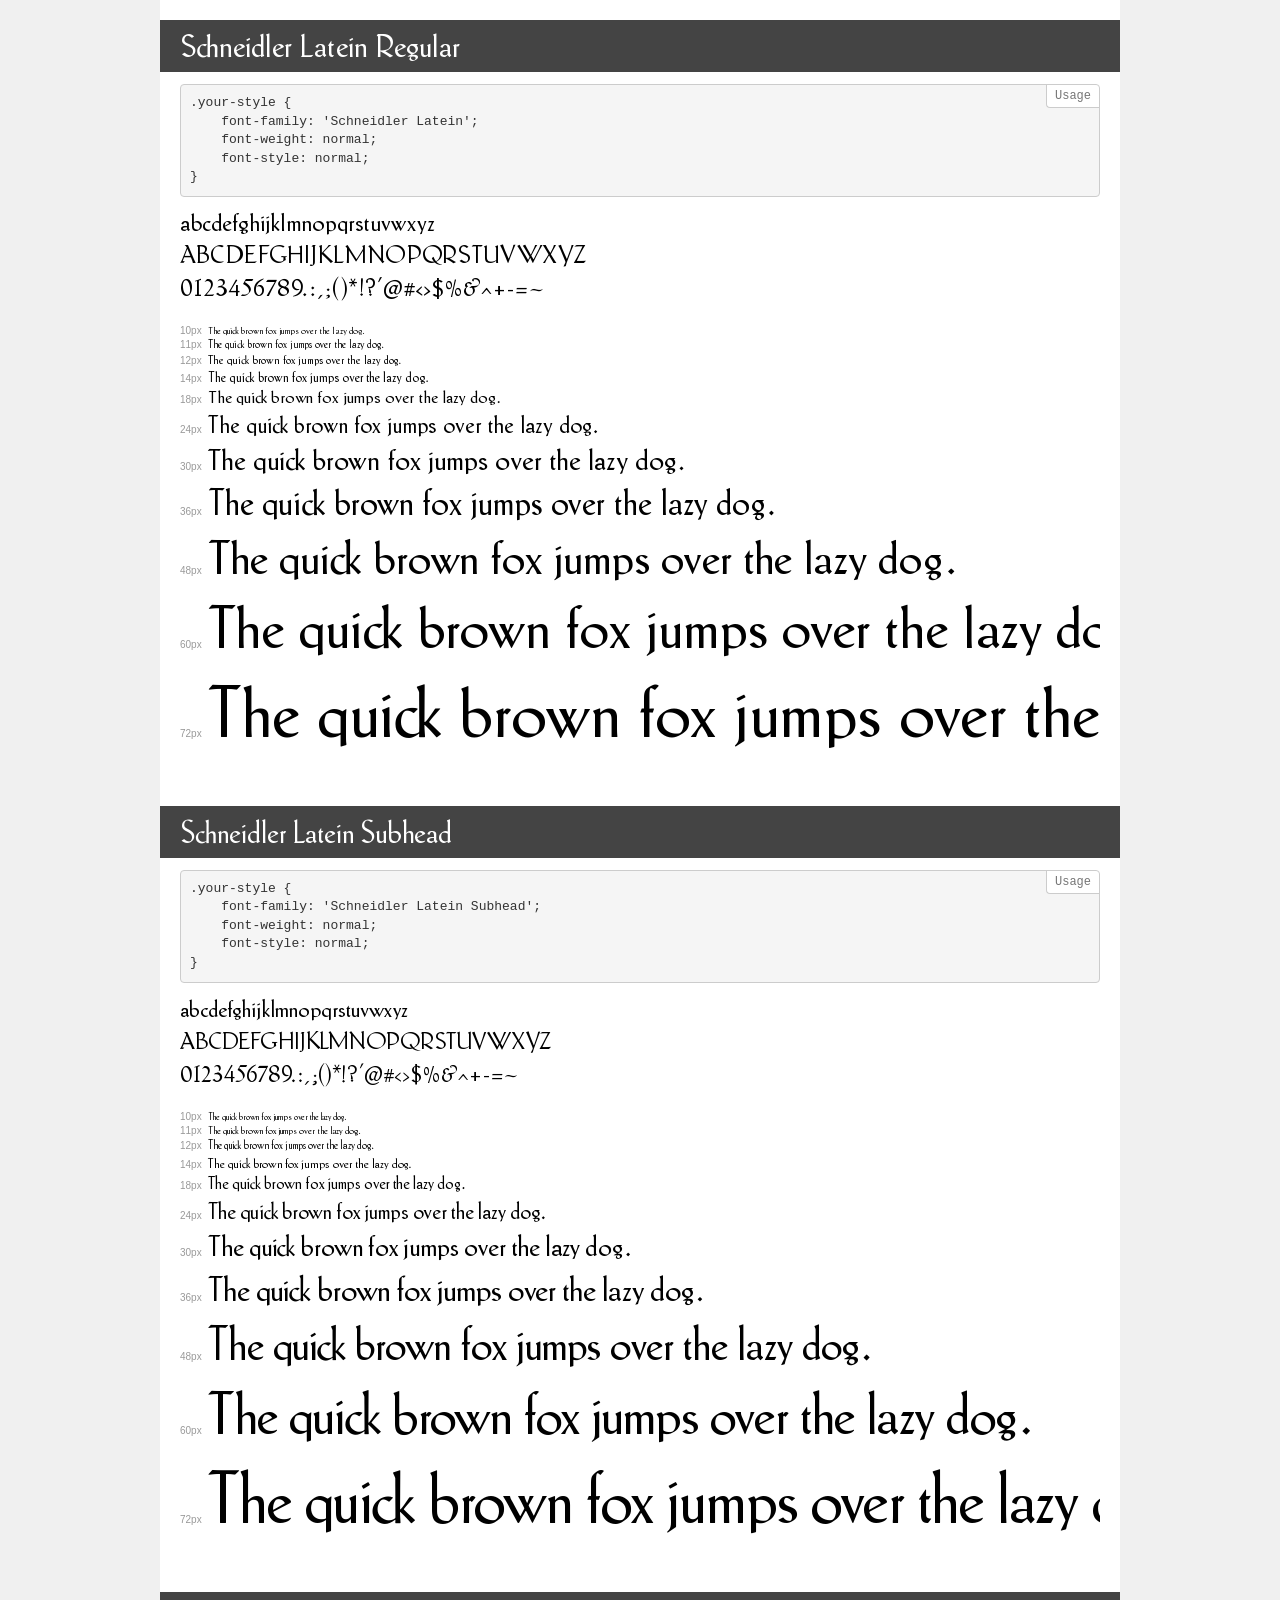
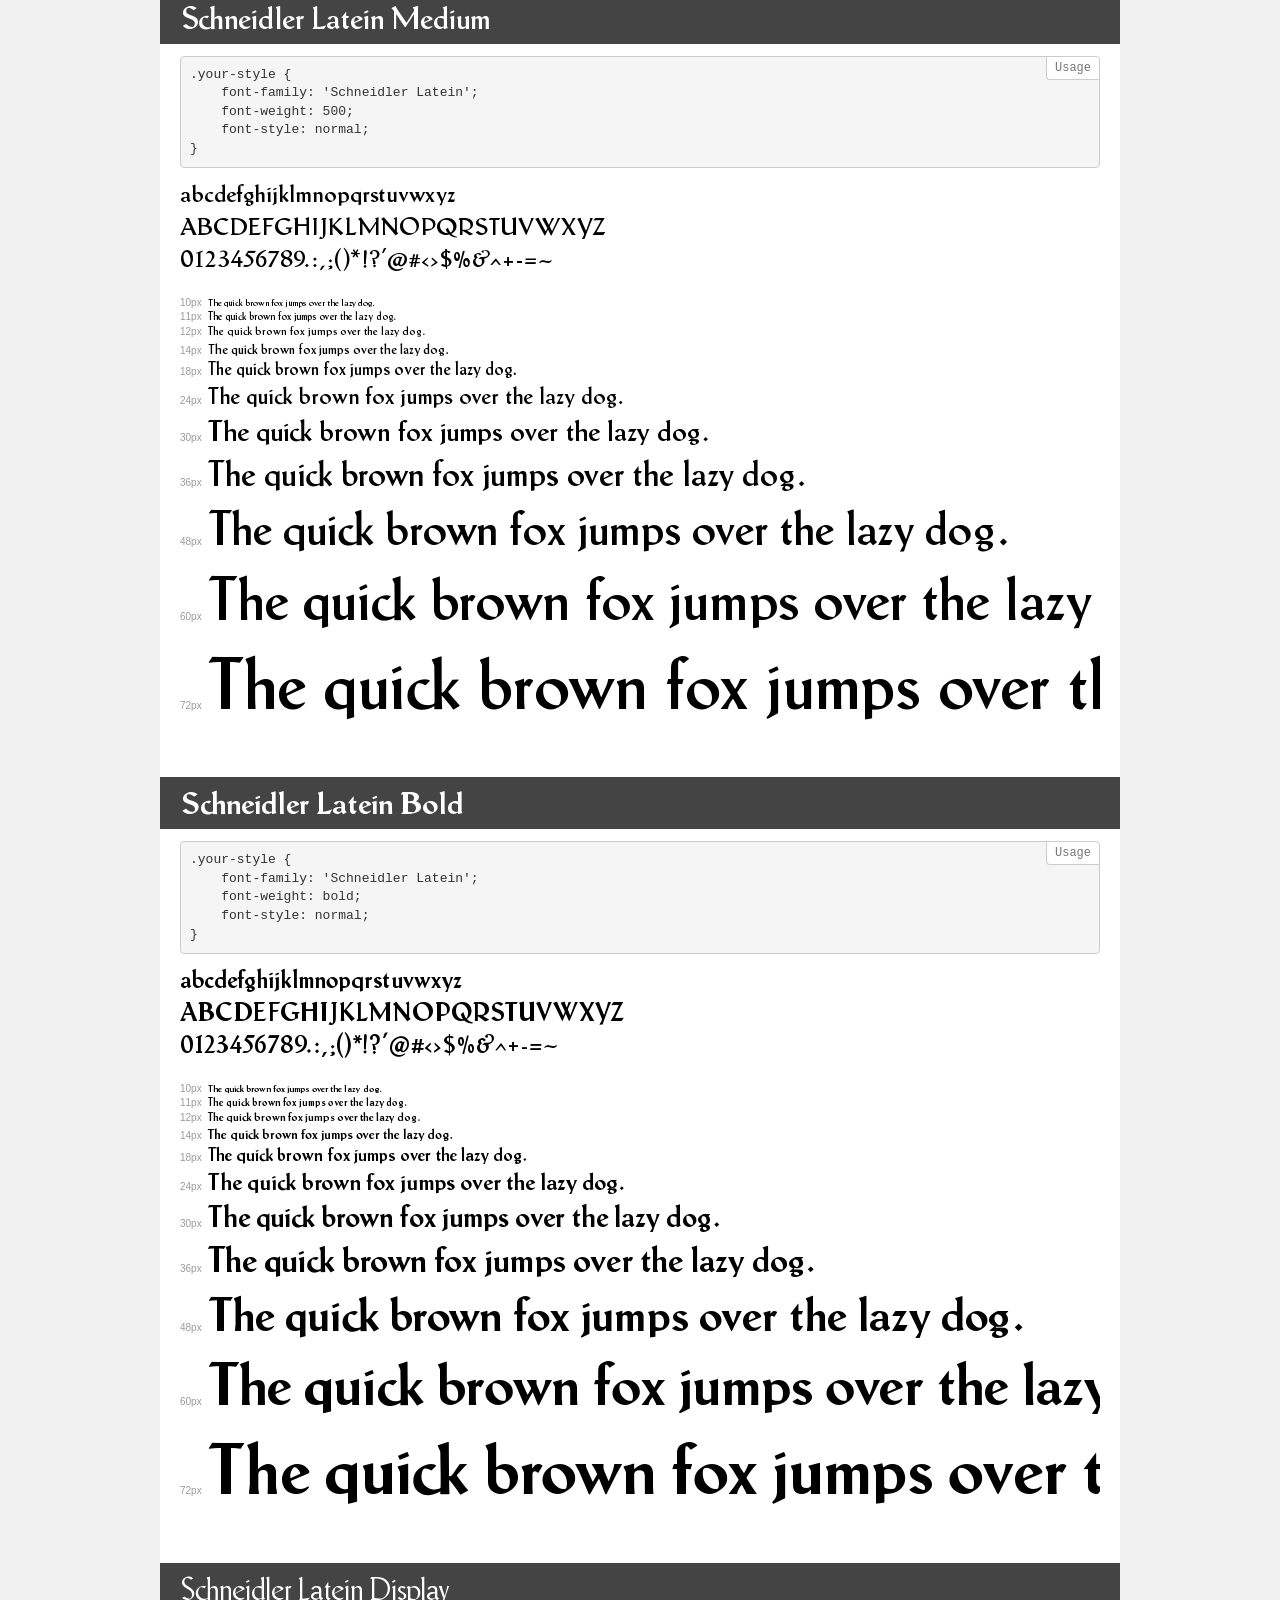
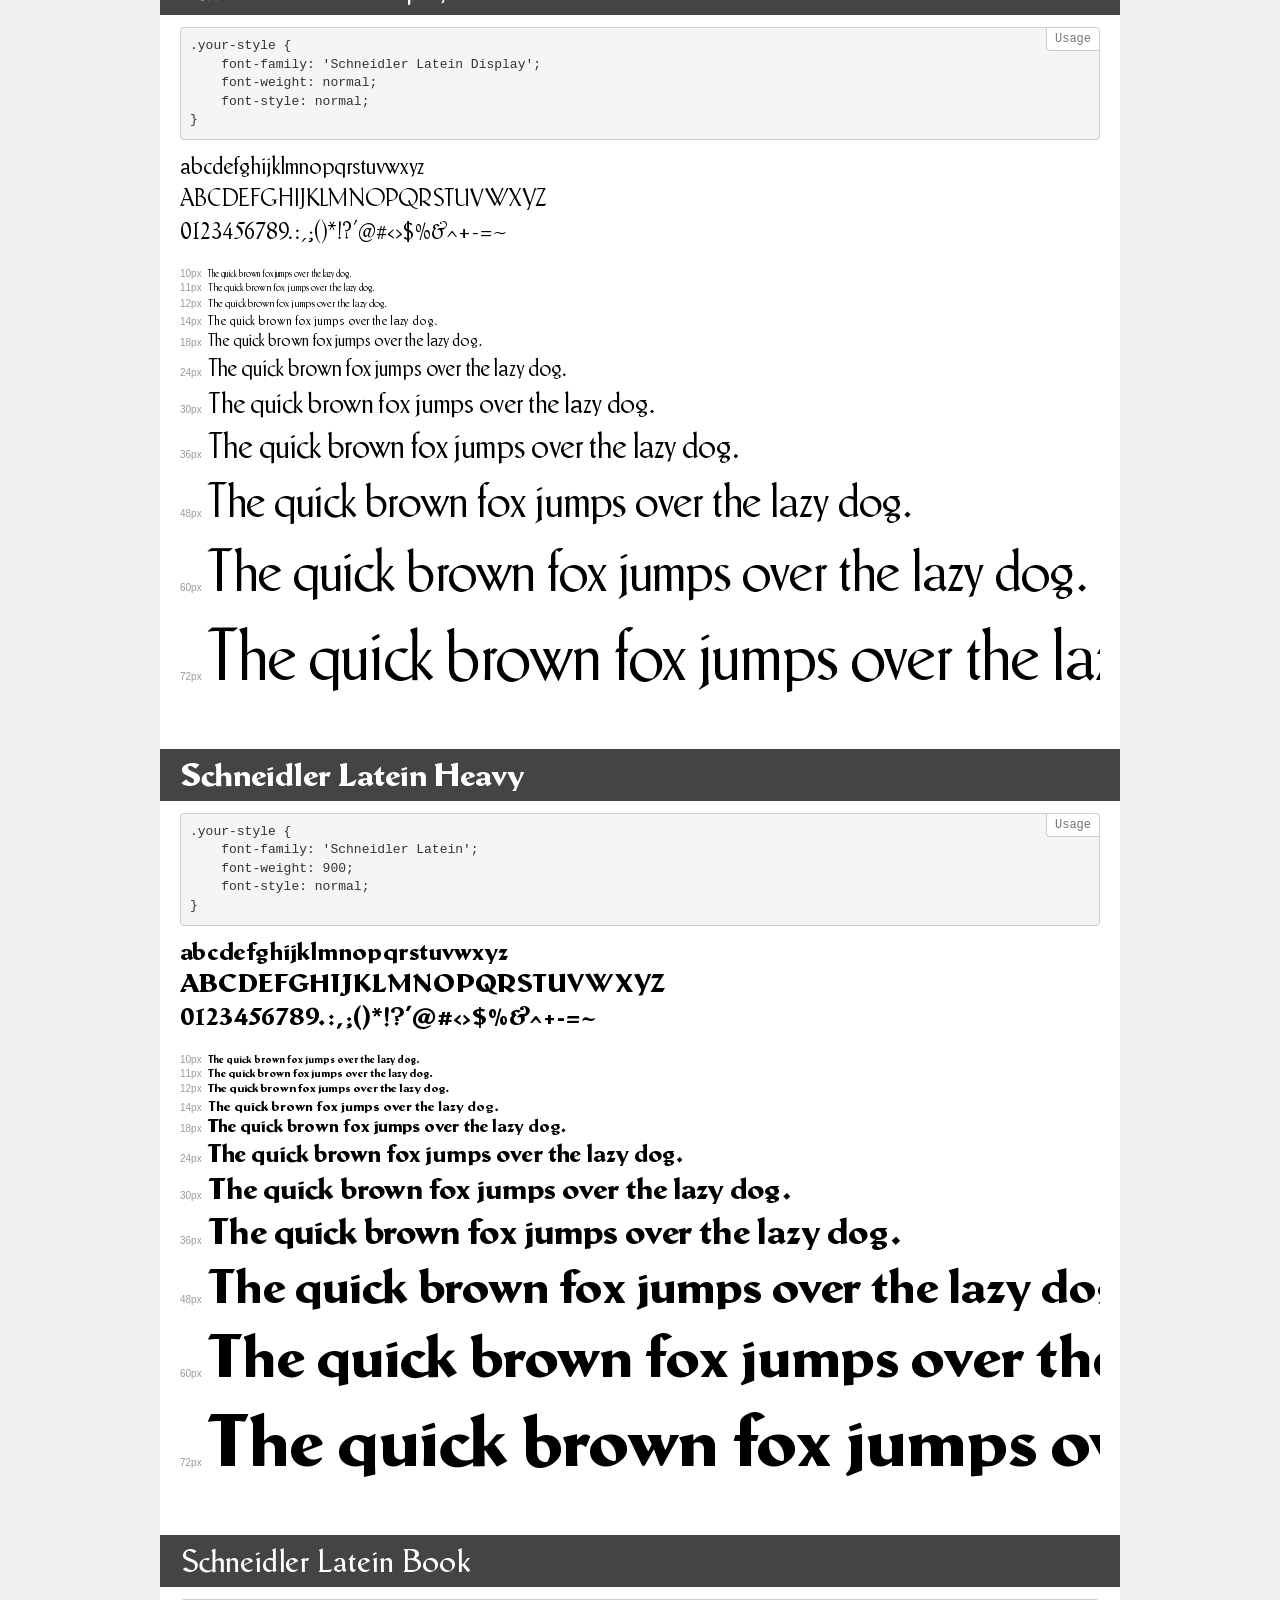
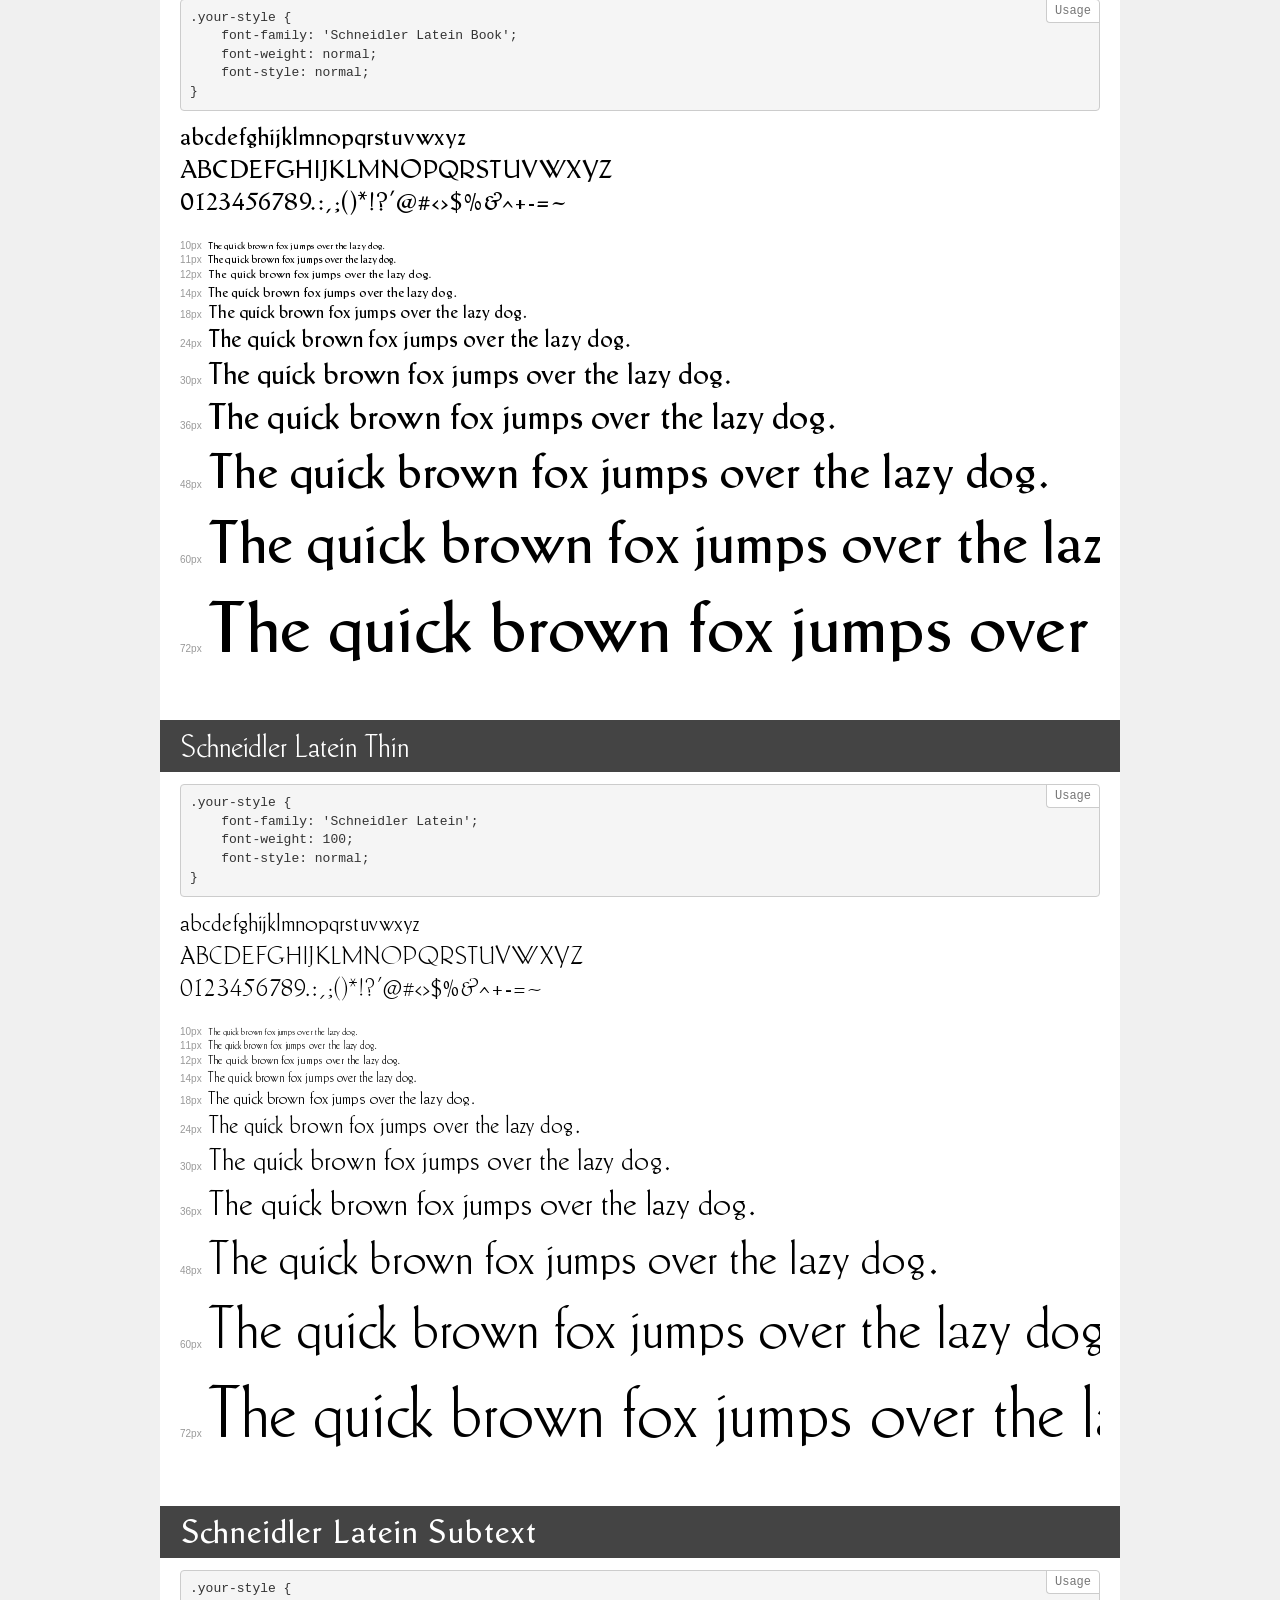
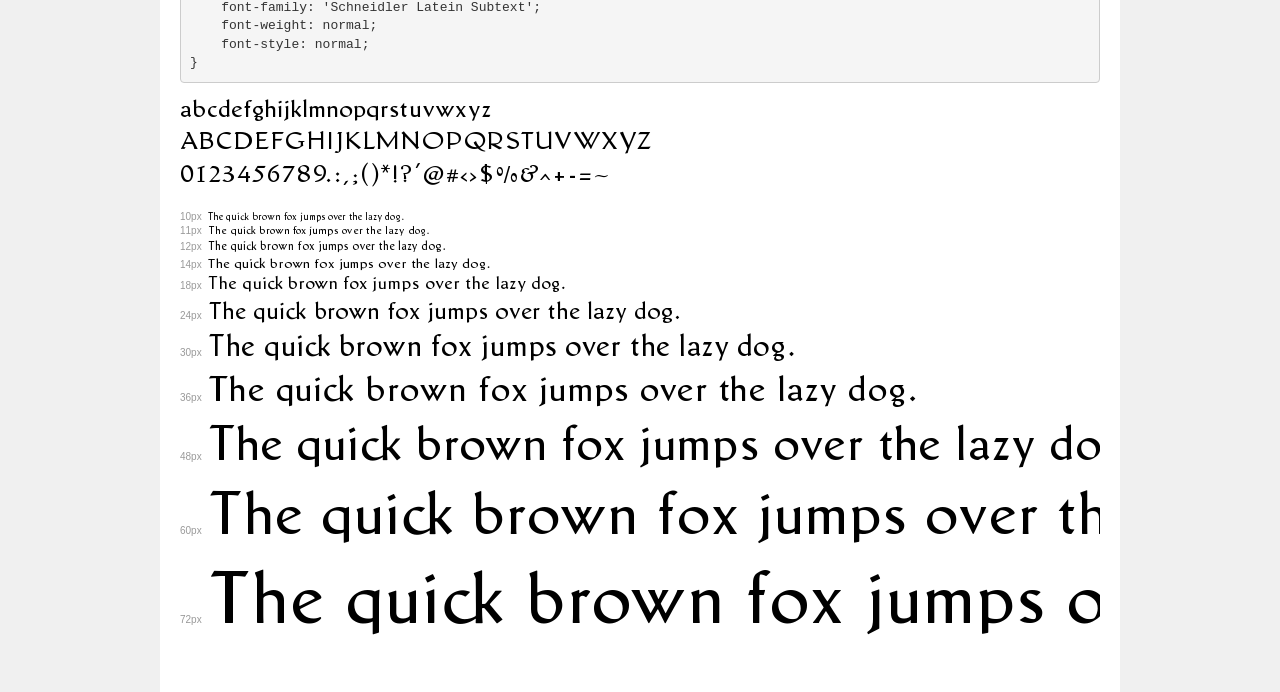
<file: schneidler-latein/demo.html>
<!DOCTYPE html>
<html lang="en">
<head>
    <meta charset="utf-8">
    <meta http-equiv="X-UA-Compatible" content="IE=edge">
    <meta name="viewport" content="width=device-width, initial-scale=1">
    <meta name="robots" content="noindex, noarchive">
    <meta name="format-detection" content="telephone=no">
    <title>Transfonter demo</title>
    <link href="stylesheet.css" rel="stylesheet">
    <style>
        /*
        http://meyerweb.com/eric/tools/css/reset/
        v2.0 | 20110126
        License: none (public domain)
        */
        html, body, div, span, applet, object, iframe,
        h1, h2, h3, h4, h5, h6, p, blockquote, pre,
        a, abbr, acronym, address, big, cite, code,
        del, dfn, em, img, ins, kbd, q, s, samp,
        small, strike, strong, sub, sup, tt, var,
        b, u, i, center,
        dl, dt, dd, ol, ul, li,
        fieldset, form, label, legend,
        table, caption, tbody, tfoot, thead, tr, th, td,
        article, aside, canvas, details, embed,
        figure, figcaption, footer, header, hgroup,
        menu, nav, output, ruby, section, summary,
        time, mark, audio, video {
            margin: 0;
            padding: 0;
            border: 0;
            font-size: 100%;
            font: inherit;
            vertical-align: baseline;
        }
        /* HTML5 display-role reset for older browsers */
        article, aside, details, figcaption, figure,
        footer, header, hgroup, menu, nav, section {
            display: block;
        }
        body {
            line-height: 1;
        }
        ol, ul {
            list-style: none;
        }
        blockquote, q {
            quotes: none;
        }
        blockquote:before, blockquote:after,
        q:before, q:after {
            content: '';
            content: none;
        }
        table {
            border-collapse: collapse;
            border-spacing: 0;
        }
        /* demo styles */
        body {
            background: #f0f0f0;
            color: #000;
        }
        .page {
            background: #fff;
            width: 920px;
            margin: 0 auto;
            padding: 20px 20px 0 20px;
            overflow: hidden;
        }
        .font-container {
            overflow-x: auto;
            overflow-y: hidden;
            margin-bottom: 40px;
            line-height: 1.3;
            white-space: nowrap;
            padding-bottom: 5px;
        }
        h1 {
            position: relative;
            background: #444;
            font-size: 32px;
            color: #fff;
            padding: 10px 20px;
            margin: 0 -20px 12px -20px;
        }
        .letters {
            font-size: 25px;
            margin-bottom: 20px;
        }
        .s10:before {
            content: '10px';
        }
        .s11:before {
            content: '11px';
        }
        .s12:before {
            content: '12px';
        }
        .s14:before {
            content: '14px';
        }
        .s18:before {
            content: '18px';
        }
        .s24:before {
            content: '24px';
        }
        .s30:before {
            content: '30px';
        }
        .s36:before {
            content: '36px';
        }
        .s48:before {
            content: '48px';
        }
        .s60:before {
            content: '60px';
        }
        .s72:before {
            content: '72px';
        }
        .s10:before, .s11:before, .s12:before, .s14:before,
        .s18:before, .s24:before, .s30:before, .s36:before,
        .s48:before, .s60:before, .s72:before {
            font-family: Arial, sans-serif;
            font-size: 10px;
            font-weight: normal;
            font-style: normal;
            color: #999;
            padding-right: 6px;
        }
        pre {
            display: block;
            position: relative;
            padding: 9px;
            margin: 0 0 10px;
            font-family: Monaco, Menlo, Consolas, "Courier New", monospace;
            font-size: 13px;
            line-height: 1.428571429;
            color: #333;
            font-weight: normal;
            font-style: normal;
            background-color: #f5f5f5;
            border: 1px solid #ccc;
            overflow-x: auto;
            border-radius: 4px;
        }
        pre:after {
            display: block;
            position: absolute;
            right: 0;
            top: 0;
            content: 'Usage';
            line-height: 1;
            padding: 5px 8px;
            font-size: 12px;
            color: #767676;
            background-color: #fff;
            border: 1px solid #ccc;
            border-right: none;
            border-top: none;
            border-radius: 0 4px 0 4px;
            z-index: 10;
        }
        /* responsive */
        @media (max-width: 959px) {
            .page {
                width: auto;
                margin: 0;
            }
        }
    </style>
</head>
<body>
<div class="page">
    <div class="demo">
        <h1 style="font-family: 'Schneidler Latein'; font-weight: normal; font-style: normal;">Schneidler Latein Regular</h1>
        <pre>.your-style {
    font-family: 'Schneidler Latein';
    font-weight: normal;
    font-style: normal;
}</pre>
        <div class="font-container" style="font-family: 'Schneidler Latein'; font-weight: normal; font-style: normal;">
            <p class="letters">
                abcdefghijklmnopqrstuvwxyz<br>
ABCDEFGHIJKLMNOPQRSTUVWXYZ<br>
                0123456789.:,;()*!?'@#<>$%&^+-=~
            </p>
            <p class="s10" style="font-size: 10px;">The quick brown fox jumps over the lazy dog.</p>
            <p class="s11" style="font-size: 11px;">The quick brown fox jumps over the lazy dog.</p>
            <p class="s12" style="font-size: 12px;">The quick brown fox jumps over the lazy dog.</p>
            <p class="s14" style="font-size: 14px;">The quick brown fox jumps over the lazy dog.</p>
            <p class="s18" style="font-size: 18px;">The quick brown fox jumps over the lazy dog.</p>
            <p class="s24" style="font-size: 24px;">The quick brown fox jumps over the lazy dog.</p>
            <p class="s30" style="font-size: 30px;">The quick brown fox jumps over the lazy dog.</p>
            <p class="s36" style="font-size: 36px;">The quick brown fox jumps over the lazy dog.</p>
            <p class="s48" style="font-size: 48px;">The quick brown fox jumps over the lazy dog.</p>
            <p class="s60" style="font-size: 60px;">The quick brown fox jumps over the lazy dog.</p>
            <p class="s72" style="font-size: 72px;">The quick brown fox jumps over the lazy dog.</p>
        </div>
    </div>
    <div class="demo">
        <h1 style="font-family: 'Schneidler Latein Subhead'; font-weight: normal; font-style: normal;">Schneidler Latein Subhead</h1>
        <pre>.your-style {
    font-family: 'Schneidler Latein Subhead';
    font-weight: normal;
    font-style: normal;
}</pre>
        <div class="font-container" style="font-family: 'Schneidler Latein Subhead'; font-weight: normal; font-style: normal;">
            <p class="letters">
                abcdefghijklmnopqrstuvwxyz<br>
ABCDEFGHIJKLMNOPQRSTUVWXYZ<br>
                0123456789.:,;()*!?'@#<>$%&^+-=~
            </p>
            <p class="s10" style="font-size: 10px;">The quick brown fox jumps over the lazy dog.</p>
            <p class="s11" style="font-size: 11px;">The quick brown fox jumps over the lazy dog.</p>
            <p class="s12" style="font-size: 12px;">The quick brown fox jumps over the lazy dog.</p>
            <p class="s14" style="font-size: 14px;">The quick brown fox jumps over the lazy dog.</p>
            <p class="s18" style="font-size: 18px;">The quick brown fox jumps over the lazy dog.</p>
            <p class="s24" style="font-size: 24px;">The quick brown fox jumps over the lazy dog.</p>
            <p class="s30" style="font-size: 30px;">The quick brown fox jumps over the lazy dog.</p>
            <p class="s36" style="font-size: 36px;">The quick brown fox jumps over the lazy dog.</p>
            <p class="s48" style="font-size: 48px;">The quick brown fox jumps over the lazy dog.</p>
            <p class="s60" style="font-size: 60px;">The quick brown fox jumps over the lazy dog.</p>
            <p class="s72" style="font-size: 72px;">The quick brown fox jumps over the lazy dog.</p>
        </div>
    </div>
    <div class="demo">
        <h1 style="font-family: 'Schneidler Latein'; font-weight: 500; font-style: normal;">Schneidler Latein Medium</h1>
        <pre>.your-style {
    font-family: 'Schneidler Latein';
    font-weight: 500;
    font-style: normal;
}</pre>
        <div class="font-container" style="font-family: 'Schneidler Latein'; font-weight: 500; font-style: normal;">
            <p class="letters">
                abcdefghijklmnopqrstuvwxyz<br>
ABCDEFGHIJKLMNOPQRSTUVWXYZ<br>
                0123456789.:,;()*!?'@#<>$%&^+-=~
            </p>
            <p class="s10" style="font-size: 10px;">The quick brown fox jumps over the lazy dog.</p>
            <p class="s11" style="font-size: 11px;">The quick brown fox jumps over the lazy dog.</p>
            <p class="s12" style="font-size: 12px;">The quick brown fox jumps over the lazy dog.</p>
            <p class="s14" style="font-size: 14px;">The quick brown fox jumps over the lazy dog.</p>
            <p class="s18" style="font-size: 18px;">The quick brown fox jumps over the lazy dog.</p>
            <p class="s24" style="font-size: 24px;">The quick brown fox jumps over the lazy dog.</p>
            <p class="s30" style="font-size: 30px;">The quick brown fox jumps over the lazy dog.</p>
            <p class="s36" style="font-size: 36px;">The quick brown fox jumps over the lazy dog.</p>
            <p class="s48" style="font-size: 48px;">The quick brown fox jumps over the lazy dog.</p>
            <p class="s60" style="font-size: 60px;">The quick brown fox jumps over the lazy dog.</p>
            <p class="s72" style="font-size: 72px;">The quick brown fox jumps over the lazy dog.</p>
        </div>
    </div>
    <div class="demo">
        <h1 style="font-family: 'Schneidler Latein'; font-weight: bold; font-style: normal;">Schneidler Latein Bold</h1>
        <pre>.your-style {
    font-family: 'Schneidler Latein';
    font-weight: bold;
    font-style: normal;
}</pre>
        <div class="font-container" style="font-family: 'Schneidler Latein'; font-weight: bold; font-style: normal;">
            <p class="letters">
                abcdefghijklmnopqrstuvwxyz<br>
ABCDEFGHIJKLMNOPQRSTUVWXYZ<br>
                0123456789.:,;()*!?'@#<>$%&^+-=~
            </p>
            <p class="s10" style="font-size: 10px;">The quick brown fox jumps over the lazy dog.</p>
            <p class="s11" style="font-size: 11px;">The quick brown fox jumps over the lazy dog.</p>
            <p class="s12" style="font-size: 12px;">The quick brown fox jumps over the lazy dog.</p>
            <p class="s14" style="font-size: 14px;">The quick brown fox jumps over the lazy dog.</p>
            <p class="s18" style="font-size: 18px;">The quick brown fox jumps over the lazy dog.</p>
            <p class="s24" style="font-size: 24px;">The quick brown fox jumps over the lazy dog.</p>
            <p class="s30" style="font-size: 30px;">The quick brown fox jumps over the lazy dog.</p>
            <p class="s36" style="font-size: 36px;">The quick brown fox jumps over the lazy dog.</p>
            <p class="s48" style="font-size: 48px;">The quick brown fox jumps over the lazy dog.</p>
            <p class="s60" style="font-size: 60px;">The quick brown fox jumps over the lazy dog.</p>
            <p class="s72" style="font-size: 72px;">The quick brown fox jumps over the lazy dog.</p>
        </div>
    </div>
    <div class="demo">
        <h1 style="font-family: 'Schneidler Latein Display'; font-weight: normal; font-style: normal;">Schneidler Latein Display</h1>
        <pre>.your-style {
    font-family: 'Schneidler Latein Display';
    font-weight: normal;
    font-style: normal;
}</pre>
        <div class="font-container" style="font-family: 'Schneidler Latein Display'; font-weight: normal; font-style: normal;">
            <p class="letters">
                abcdefghijklmnopqrstuvwxyz<br>
ABCDEFGHIJKLMNOPQRSTUVWXYZ<br>
                0123456789.:,;()*!?'@#<>$%&^+-=~
            </p>
            <p class="s10" style="font-size: 10px;">The quick brown fox jumps over the lazy dog.</p>
            <p class="s11" style="font-size: 11px;">The quick brown fox jumps over the lazy dog.</p>
            <p class="s12" style="font-size: 12px;">The quick brown fox jumps over the lazy dog.</p>
            <p class="s14" style="font-size: 14px;">The quick brown fox jumps over the lazy dog.</p>
            <p class="s18" style="font-size: 18px;">The quick brown fox jumps over the lazy dog.</p>
            <p class="s24" style="font-size: 24px;">The quick brown fox jumps over the lazy dog.</p>
            <p class="s30" style="font-size: 30px;">The quick brown fox jumps over the lazy dog.</p>
            <p class="s36" style="font-size: 36px;">The quick brown fox jumps over the lazy dog.</p>
            <p class="s48" style="font-size: 48px;">The quick brown fox jumps over the lazy dog.</p>
            <p class="s60" style="font-size: 60px;">The quick brown fox jumps over the lazy dog.</p>
            <p class="s72" style="font-size: 72px;">The quick brown fox jumps over the lazy dog.</p>
        </div>
    </div>
    <div class="demo">
        <h1 style="font-family: 'Schneidler Latein'; font-weight: 900; font-style: normal;">Schneidler Latein Heavy</h1>
        <pre>.your-style {
    font-family: 'Schneidler Latein';
    font-weight: 900;
    font-style: normal;
}</pre>
        <div class="font-container" style="font-family: 'Schneidler Latein'; font-weight: 900; font-style: normal;">
            <p class="letters">
                abcdefghijklmnopqrstuvwxyz<br>
ABCDEFGHIJKLMNOPQRSTUVWXYZ<br>
                0123456789.:,;()*!?'@#<>$%&^+-=~
            </p>
            <p class="s10" style="font-size: 10px;">The quick brown fox jumps over the lazy dog.</p>
            <p class="s11" style="font-size: 11px;">The quick brown fox jumps over the lazy dog.</p>
            <p class="s12" style="font-size: 12px;">The quick brown fox jumps over the lazy dog.</p>
            <p class="s14" style="font-size: 14px;">The quick brown fox jumps over the lazy dog.</p>
            <p class="s18" style="font-size: 18px;">The quick brown fox jumps over the lazy dog.</p>
            <p class="s24" style="font-size: 24px;">The quick brown fox jumps over the lazy dog.</p>
            <p class="s30" style="font-size: 30px;">The quick brown fox jumps over the lazy dog.</p>
            <p class="s36" style="font-size: 36px;">The quick brown fox jumps over the lazy dog.</p>
            <p class="s48" style="font-size: 48px;">The quick brown fox jumps over the lazy dog.</p>
            <p class="s60" style="font-size: 60px;">The quick brown fox jumps over the lazy dog.</p>
            <p class="s72" style="font-size: 72px;">The quick brown fox jumps over the lazy dog.</p>
        </div>
    </div>
    <div class="demo">
        <h1 style="font-family: 'Schneidler Latein Book'; font-weight: normal; font-style: normal;">Schneidler Latein Book</h1>
        <pre>.your-style {
    font-family: 'Schneidler Latein Book';
    font-weight: normal;
    font-style: normal;
}</pre>
        <div class="font-container" style="font-family: 'Schneidler Latein Book'; font-weight: normal; font-style: normal;">
            <p class="letters">
                abcdefghijklmnopqrstuvwxyz<br>
ABCDEFGHIJKLMNOPQRSTUVWXYZ<br>
                0123456789.:,;()*!?'@#<>$%&^+-=~
            </p>
            <p class="s10" style="font-size: 10px;">The quick brown fox jumps over the lazy dog.</p>
            <p class="s11" style="font-size: 11px;">The quick brown fox jumps over the lazy dog.</p>
            <p class="s12" style="font-size: 12px;">The quick brown fox jumps over the lazy dog.</p>
            <p class="s14" style="font-size: 14px;">The quick brown fox jumps over the lazy dog.</p>
            <p class="s18" style="font-size: 18px;">The quick brown fox jumps over the lazy dog.</p>
            <p class="s24" style="font-size: 24px;">The quick brown fox jumps over the lazy dog.</p>
            <p class="s30" style="font-size: 30px;">The quick brown fox jumps over the lazy dog.</p>
            <p class="s36" style="font-size: 36px;">The quick brown fox jumps over the lazy dog.</p>
            <p class="s48" style="font-size: 48px;">The quick brown fox jumps over the lazy dog.</p>
            <p class="s60" style="font-size: 60px;">The quick brown fox jumps over the lazy dog.</p>
            <p class="s72" style="font-size: 72px;">The quick brown fox jumps over the lazy dog.</p>
        </div>
    </div>
    <div class="demo">
        <h1 style="font-family: 'Schneidler Latein'; font-weight: 100; font-style: normal;">Schneidler Latein Thin</h1>
        <pre>.your-style {
    font-family: 'Schneidler Latein';
    font-weight: 100;
    font-style: normal;
}</pre>
        <div class="font-container" style="font-family: 'Schneidler Latein'; font-weight: 100; font-style: normal;">
            <p class="letters">
                abcdefghijklmnopqrstuvwxyz<br>
ABCDEFGHIJKLMNOPQRSTUVWXYZ<br>
                0123456789.:,;()*!?'@#<>$%&^+-=~
            </p>
            <p class="s10" style="font-size: 10px;">The quick brown fox jumps over the lazy dog.</p>
            <p class="s11" style="font-size: 11px;">The quick brown fox jumps over the lazy dog.</p>
            <p class="s12" style="font-size: 12px;">The quick brown fox jumps over the lazy dog.</p>
            <p class="s14" style="font-size: 14px;">The quick brown fox jumps over the lazy dog.</p>
            <p class="s18" style="font-size: 18px;">The quick brown fox jumps over the lazy dog.</p>
            <p class="s24" style="font-size: 24px;">The quick brown fox jumps over the lazy dog.</p>
            <p class="s30" style="font-size: 30px;">The quick brown fox jumps over the lazy dog.</p>
            <p class="s36" style="font-size: 36px;">The quick brown fox jumps over the lazy dog.</p>
            <p class="s48" style="font-size: 48px;">The quick brown fox jumps over the lazy dog.</p>
            <p class="s60" style="font-size: 60px;">The quick brown fox jumps over the lazy dog.</p>
            <p class="s72" style="font-size: 72px;">The quick brown fox jumps over the lazy dog.</p>
        </div>
    </div>
    <div class="demo">
        <h1 style="font-family: 'Schneidler Latein Subtext'; font-weight: normal; font-style: normal;">Schneidler Latein Subtext</h1>
        <pre>.your-style {
    font-family: 'Schneidler Latein Subtext';
    font-weight: normal;
    font-style: normal;
}</pre>
        <div class="font-container" style="font-family: 'Schneidler Latein Subtext'; font-weight: normal; font-style: normal;">
            <p class="letters">
                abcdefghijklmnopqrstuvwxyz<br>
ABCDEFGHIJKLMNOPQRSTUVWXYZ<br>
                0123456789.:,;()*!?'@#<>$%&^+-=~
            </p>
            <p class="s10" style="font-size: 10px;">The quick brown fox jumps over the lazy dog.</p>
            <p class="s11" style="font-size: 11px;">The quick brown fox jumps over the lazy dog.</p>
            <p class="s12" style="font-size: 12px;">The quick brown fox jumps over the lazy dog.</p>
            <p class="s14" style="font-size: 14px;">The quick brown fox jumps over the lazy dog.</p>
            <p class="s18" style="font-size: 18px;">The quick brown fox jumps over the lazy dog.</p>
            <p class="s24" style="font-size: 24px;">The quick brown fox jumps over the lazy dog.</p>
            <p class="s30" style="font-size: 30px;">The quick brown fox jumps over the lazy dog.</p>
            <p class="s36" style="font-size: 36px;">The quick brown fox jumps over the lazy dog.</p>
            <p class="s48" style="font-size: 48px;">The quick brown fox jumps over the lazy dog.</p>
            <p class="s60" style="font-size: 60px;">The quick brown fox jumps over the lazy dog.</p>
            <p class="s72" style="font-size: 72px;">The quick brown fox jumps over the lazy dog.</p>
        </div>
    </div>
</div>
</body>
</html>
</file>
<file: schneidler-latein/stylesheet.css>
@font-face {
    font-family: 'Schneidler Latein';
    src: url('SchneidlerLatein-Regular.eot');
    src: local('Schneidler Latein Regular'), local('SchneidlerLatein-Regular'),
        url('SchneidlerLatein-Regular.eot?#iefix') format('embedded-opentype'),
        url('SchneidlerLatein-Regular.woff2') format('woff2'),
        url('SchneidlerLatein-Regular.woff') format('woff'),
        url('SchneidlerLatein-Regular.ttf') format('truetype');
    font-weight: normal;
    font-style: normal;
}

@font-face {
    font-family: 'Schneidler Latein Subhead';
    src: url('SchneidlerLatein-Subhead.eot');
    src: local('Schneidler Latein Subhead'), local('SchneidlerLatein-Subhead'),
        url('SchneidlerLatein-Subhead.eot?#iefix') format('embedded-opentype'),
        url('SchneidlerLatein-Subhead.woff2') format('woff2'),
        url('SchneidlerLatein-Subhead.woff') format('woff'),
        url('SchneidlerLatein-Subhead.ttf') format('truetype');
    font-weight: normal;
    font-style: normal;
}

@font-face {
    font-family: 'Schneidler Latein';
    src: url('SchneidlerLatein-Medium.eot');
    src: local('Schneidler Latein Medium'), local('SchneidlerLatein-Medium'),
        url('SchneidlerLatein-Medium.eot?#iefix') format('embedded-opentype'),
        url('SchneidlerLatein-Medium.woff2') format('woff2'),
        url('SchneidlerLatein-Medium.woff') format('woff'),
        url('SchneidlerLatein-Medium.ttf') format('truetype');
    font-weight: 500;
    font-style: normal;
}

@font-face {
    font-family: 'Schneidler Latein';
    src: url('SchneidlerLatein-Bold.eot');
    src: local('Schneidler Latein Bold'), local('SchneidlerLatein-Bold'),
        url('SchneidlerLatein-Bold.eot?#iefix') format('embedded-opentype'),
        url('SchneidlerLatein-Bold.woff2') format('woff2'),
        url('SchneidlerLatein-Bold.woff') format('woff'),
        url('SchneidlerLatein-Bold.ttf') format('truetype');
    font-weight: bold;
    font-style: normal;
}

@font-face {
    font-family: 'Schneidler Latein Display';
    src: url('SchneidlerLatein-Display.eot');
    src: local('Schneidler Latein Display'), local('SchneidlerLatein-Display'),
        url('SchneidlerLatein-Display.eot?#iefix') format('embedded-opentype'),
        url('SchneidlerLatein-Display.woff2') format('woff2'),
        url('SchneidlerLatein-Display.woff') format('woff'),
        url('SchneidlerLatein-Display.ttf') format('truetype');
    font-weight: normal;
    font-style: normal;
}

@font-face {
    font-family: 'Schneidler Latein';
    src: url('SchneidlerLatein-Heavy.eot');
    src: local('Schneidler Latein Heavy'), local('SchneidlerLatein-Heavy'),
        url('SchneidlerLatein-Heavy.eot?#iefix') format('embedded-opentype'),
        url('SchneidlerLatein-Heavy.woff2') format('woff2'),
        url('SchneidlerLatein-Heavy.woff') format('woff'),
        url('SchneidlerLatein-Heavy.ttf') format('truetype');
    font-weight: 900;
    font-style: normal;
}

@font-face {
    font-family: 'Schneidler Latein Book';
    src: url('SchneidlerLatein-Book.eot');
    src: local('Schneidler Latein Book'), local('SchneidlerLatein-Book'),
        url('SchneidlerLatein-Book.eot?#iefix') format('embedded-opentype'),
        url('SchneidlerLatein-Book.woff2') format('woff2'),
        url('SchneidlerLatein-Book.woff') format('woff'),
        url('SchneidlerLatein-Book.ttf') format('truetype');
    font-weight: normal;
    font-style: normal;
}

@font-face {
    font-family: 'Schneidler Latein';
    src: url('SchneidlerLatein-Thin.eot');
    src: local('Schneidler Latein Thin'), local('SchneidlerLatein-Thin'),
        url('SchneidlerLatein-Thin.eot?#iefix') format('embedded-opentype'),
        url('SchneidlerLatein-Thin.woff2') format('woff2'),
        url('SchneidlerLatein-Thin.woff') format('woff'),
        url('SchneidlerLatein-Thin.ttf') format('truetype');
    font-weight: 100;
    font-style: normal;
}

@font-face {
    font-family: 'Schneidler Latein Subtext';
    src: url('SchneidlerLatein-Subtext.eot');
    src: local('Schneidler Latein Subtext'), local('SchneidlerLatein-Subtext'),
        url('SchneidlerLatein-Subtext.eot?#iefix') format('embedded-opentype'),
        url('SchneidlerLatein-Subtext.woff2') format('woff2'),
        url('SchneidlerLatein-Subtext.woff') format('woff'),
        url('SchneidlerLatein-Subtext.ttf') format('truetype');
    font-weight: normal;
    font-style: normal;
}
</file>
